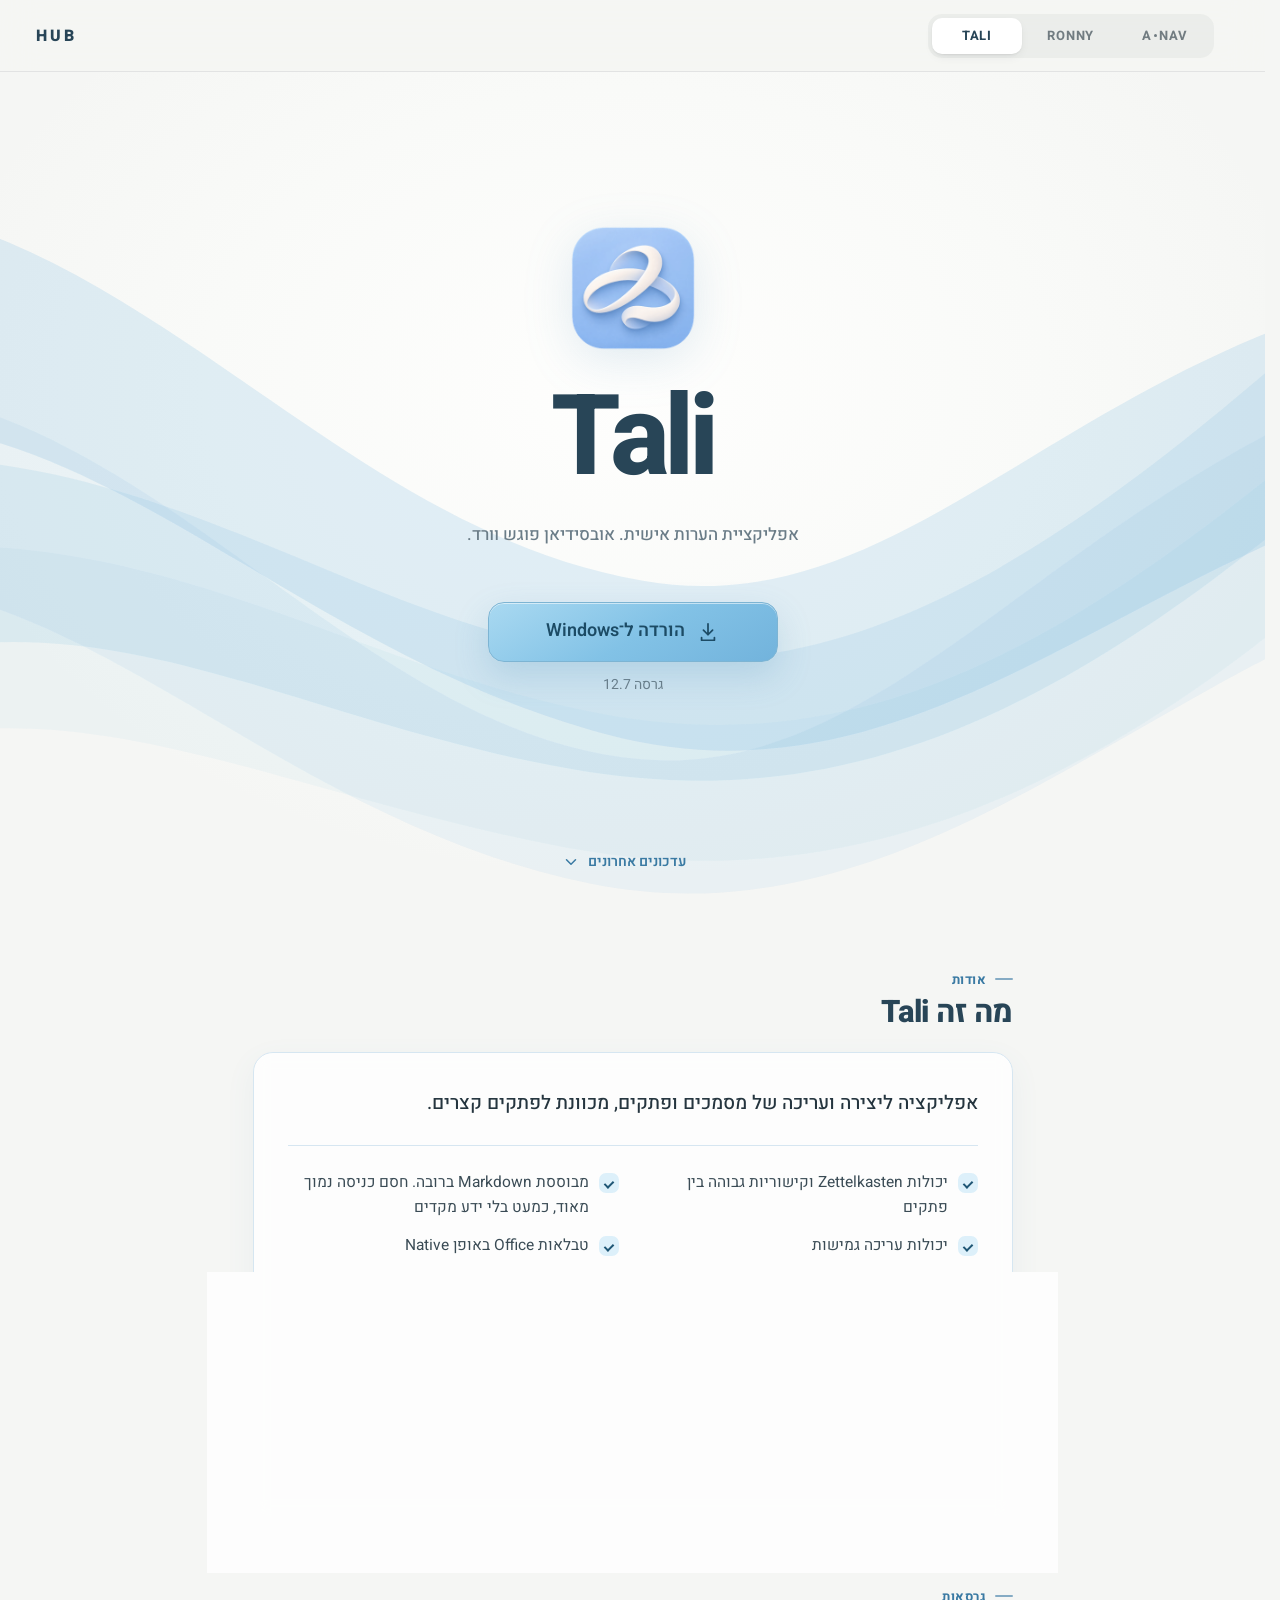
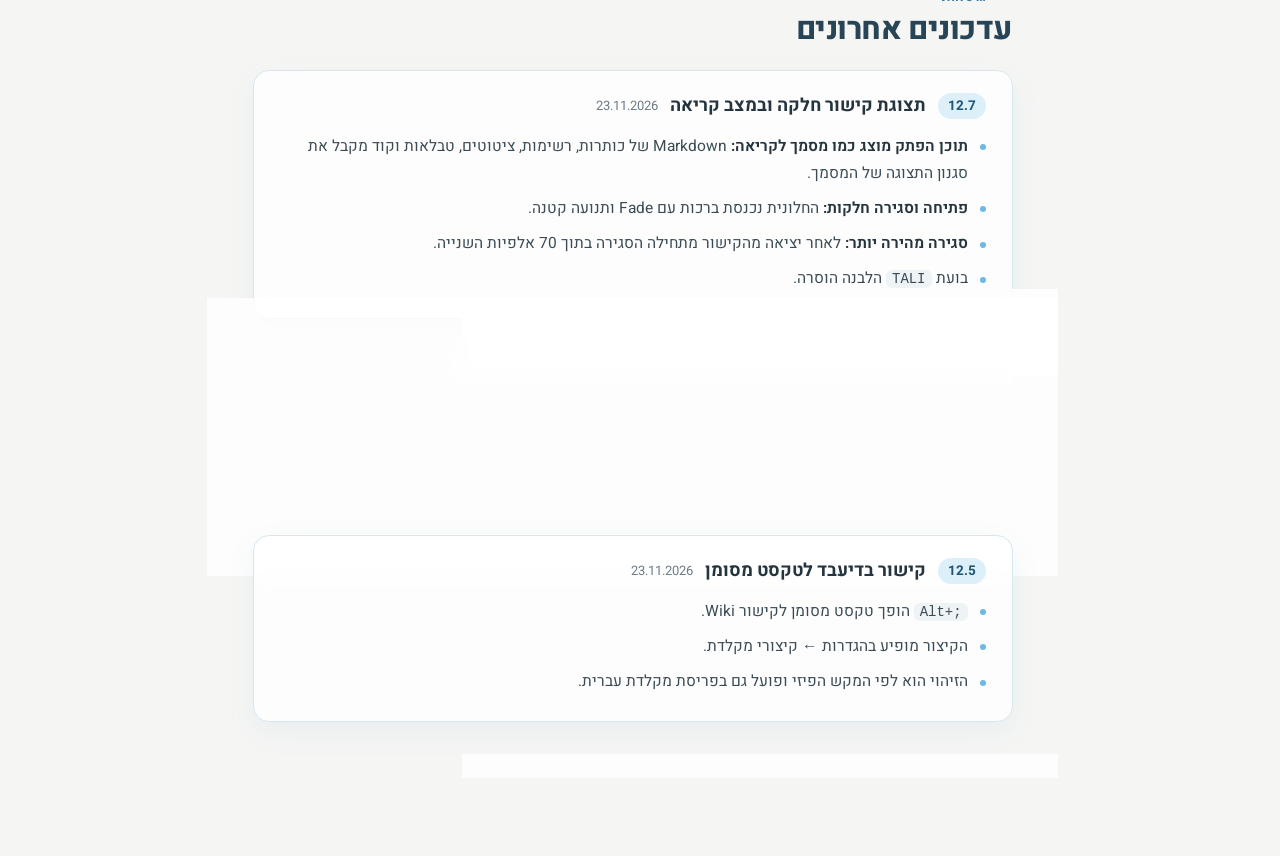
<file: index.html>
<!doctype html>
<html lang="he" dir="rtl">
<head>
  <meta charset="utf-8">
  <meta name="viewport" content="width=device-width,initial-scale=1,viewport-fit=cover">
  <meta name="theme-color" content="#f5f6f4">
  <meta name="description" content="Tali: אפליקציה ליצירה ועריכה של מסמכים ופתקים. הורדה ל־Windows, ובטלפון אפליקציית רשת.">
  <meta property="og:type" content="website">
  <meta property="og:title" content="Tali — HUB">
  <meta property="og:description" content="אפליקציה ליצירה ועריכה של מסמכים ופתקים, מכוונת לפתקים קצרים.">
  <title>Tali — HUB</title>
  <link rel="icon" href="assets/tali-logo.png" type="image/png">
  <link rel="preconnect" href="https://fonts.googleapis.com">
  <link rel="preconnect" href="https://fonts.gstatic.com" crossorigin>
  <link href="https://fonts.googleapis.com/css2?family=Heebo:wght@100..900&amp;display=swap" rel="stylesheet">
  <link rel="stylesheet" href="assets/site.css">
  <script defer src="assets/navigation.js"></script>
  <script defer src="assets/add-home.js"></script>
  <script defer src="assets/interactions.js"></script>
</head>
<body class="product-page tali-page">
  <a class="skip-link" href="#content">דלג לתוכן</a>
  <header class="hub-header">
    <a class="hub-name" href="./">HUB</a>
    <nav class="hub-tabs" aria-label="מעבר בין מוצרים">
      <a class="active" href="./" aria-current="page">TALI</a>
      <a href="ronny/">RONNY</a>
      <a href="a-nav/" aria-label="A.NAV">A<span class="tab-dot" aria-hidden="true"></span>NAV</a>
    </nav>
  </header>
  <div class="brand-background tali-waves" aria-hidden="true"><svg viewBox="0 0 1600 900" preserveAspectRatio="none" focusable="false"><g class="wave wave-a"><path d="M-180 160 C180 180 400 490 760 545 C1090 596 1270 280 1780 230 L1780 430 C1360 480 1110 790 720 700 C350 615 120 355 -180 390 Z"/></g><g class="wave wave-b"><path d="M-190 350 C180 335 415 700 760 725 C1080 748 1275 400 1785 300 L1785 520 C1370 605 1100 920 700 850 C330 785 100 520 -190 550 Z"/></g><g class="wave wave-c"><path d="M-210 430 C150 380 390 570 680 615 C990 662 1240 560 1785 90 L1785 270 C1330 650 1045 790 680 735 C320 680 115 535 -210 650 Z"/></g><g class="wave wave-d"><path d="M-180 520 C170 470 390 620 690 675 C1040 740 1310 600 1780 215 L1780 365 C1345 760 1010 875 650 810 C300 748 95 640 -180 725 Z"/></g></svg></div>

  <main id="content" tabindex="-1">
    <section class="product-hero" aria-labelledby="site-title">
      <div class="product-logo-slot"><img class="product-icon tali-icon" src="assets/tali-logo.png" width="320" height="320" alt=""></div>
      <h1 class="product-name" id="site-title" lang="en" dir="ltr">Tali</h1>
      <p class="product-subtitle">אפליקציית הערות אישית. אובסידיאן פוגש וורד.</p>
      <div class="download-action">
        <a class="download-button for-desktop" href="https://github.com/ofeketz99-sketch/Tali/releases/download/v12.7/Tali-Setup-12.7.0.exe" rel="noopener"><svg viewBox="0 0 24 24" fill="none" stroke="currentColor" stroke-width="1.9" stroke-linecap="round" stroke-linejoin="round" aria-hidden="true"><path d="M12 3v12m-5-5 5 5 5-5M5 18v3h14v-3"/></svg><span>הורדה ל־Windows</span></a>
        <p class="download-meta for-desktop">גרסה <bdi dir="ltr">12.7</bdi></p>
        <a class="download-button for-mobile" href="https://taliwrite.netlify.app/app/" rel="noopener"><svg viewBox="0 0 24 24" fill="none" stroke="currentColor" stroke-width="1.9" stroke-linecap="round" stroke-linejoin="round" aria-hidden="true"><path d="M14 4h6v6M20 4l-9 9M19 14v5a1 1 0 0 1-1 1H5a1 1 0 0 1-1-1V6a1 1 0 0 1 1-1h5"/></svg><span>פתיחת Tali</span></a>
        <button type="button" class="add-home for-mobile" data-add-home="Tali" data-app-url="https://taliwrite.netlify.app/app/"><svg viewBox="0 0 24 24" fill="none" stroke="currentColor" stroke-width="1.9" stroke-linecap="round" stroke-linejoin="round" aria-hidden="true"><rect x="4" y="4" width="16" height="16" rx="4"/><path d="M12 8v8M8 12h8"/></svg><span>הוספה למסך הבית</span></button>
      </div>
      <a class="scroll-cue" href="#notes"><span class="cue-label"><span class="cue-down">עדכונים אחרונים</span><span class="cue-up" aria-hidden="true">חזרה למעלה</span></span><span class="cue-icon" aria-hidden="true"><svg viewBox="0 0 24 24" fill="none" stroke="currentColor" stroke-width="2" stroke-linecap="round" stroke-linejoin="round"><path d="m6 9 6 6 6-6"/></svg></span></a>
    </section>

    <section class="section about" id="about" aria-labelledby="about-title">
      <header class="section-head"><p class="eyebrow">אודות</p><h2 id="about-title">מה זה <bdi>Tali</bdi></h2></header>
      <div class="about-card">
        <p class="about-lead">אפליקציה ליצירה ועריכה של מסמכים ופתקים, מכוונת לפתקים קצרים.</p>
        <ul class="feature-list">
          <li>יכולות Zettelkasten וקישוריות גבוהה בין פתקים</li>
          <li>מבוססת Markdown ברובה. חסם כניסה נמוך מאוד, כמעט בלי ידע מקדים</li>
          <li>יכולות עריכה גמישות</li>
          <li>טבלאות Office באופן Native</li>
          <li>ציורים מלוטשים בסגנון Excalidraw</li>
          <li>שימוש גמיש ומורחב בתמונות, הערות ותיבות טקסט</li>
        </ul>
        <div class="about-includes">
          <h3>כוללת</h3>
          <ul class="chips">
            <li>מסמכים</li>
            <li>טבלאות</li>
            <li>קנבס ציור / מסמך גרפי</li>
            <li>Tiling</li>
            <li>ארכיון</li>
            <li>ציור על גבי מסמך</li>
            <li>YAML Properties</li>
            <li class="chip-more">ועוד</li>
          </ul>
        </div>
      </div>
    </section>

    <section class="section notes" id="notes" aria-labelledby="notes-title">
      <header class="section-head"><p class="eyebrow">גרסאות</p><h2 id="notes-title">עדכונים אחרונים</h2></header>
      <article class="note"><header><span class="ver">12.7</span><h3>תצוגת קישור חלקה ובמצב קריאה</h3><time datetime="2026-11-23">23.11.2026</time></header><ul><li><strong>תוכן הפתק מוצג כמו מסמך לקריאה:</strong> Markdown של כותרות, רשימות, ציטוטים, טבלאות וקוד מקבל את סגנון התצוגה של המסמך.</li><li><strong>פתיחה וסגירה חלקות:</strong> החלונית נכנסת ברכות עם Fade ותנועה קטנה.</li><li><strong>סגירה מהירה יותר:</strong> לאחר יציאה מהקישור מתחילה הסגירה בתוך 70 אלפיות השנייה.</li><li>בועת <code>TALI</code> הלבנה הוסרה.</li></ul></article>
      <article class="note"><header><span class="ver">12.6</span><h3>עיצוב Premium לכל הקישורים בעורך</h3><time datetime="2026-11-23">23.11.2026</time></header><ul><li>קישורי Wiki וקישורי Markdown חולקים עיצוב חדש ואחיד.</li><li>סמל קישור קבוע בתחילת הטקסט.</li><li>ריחוף עדין עם הגדלה, הרמה וצל רך.</li></ul></article>
      <article class="note"><header><span class="ver">12.5</span><h3>קישור בדיעבד לטקסט מסומן</h3><time datetime="2026-11-23">23.11.2026</time></header><ul><li><code>Alt+;</code> הופך טקסט מסומן לקישור Wiki.</li><li>הקיצור מופיע בהגדרות ← קיצורי מקלדת.</li><li>הזיהוי הוא לפי המקש הפיזי ופועל גם בפריסת מקלדת עברית.</li></ul></article>
    </section>
  </main>
</body>
</html>
</file>
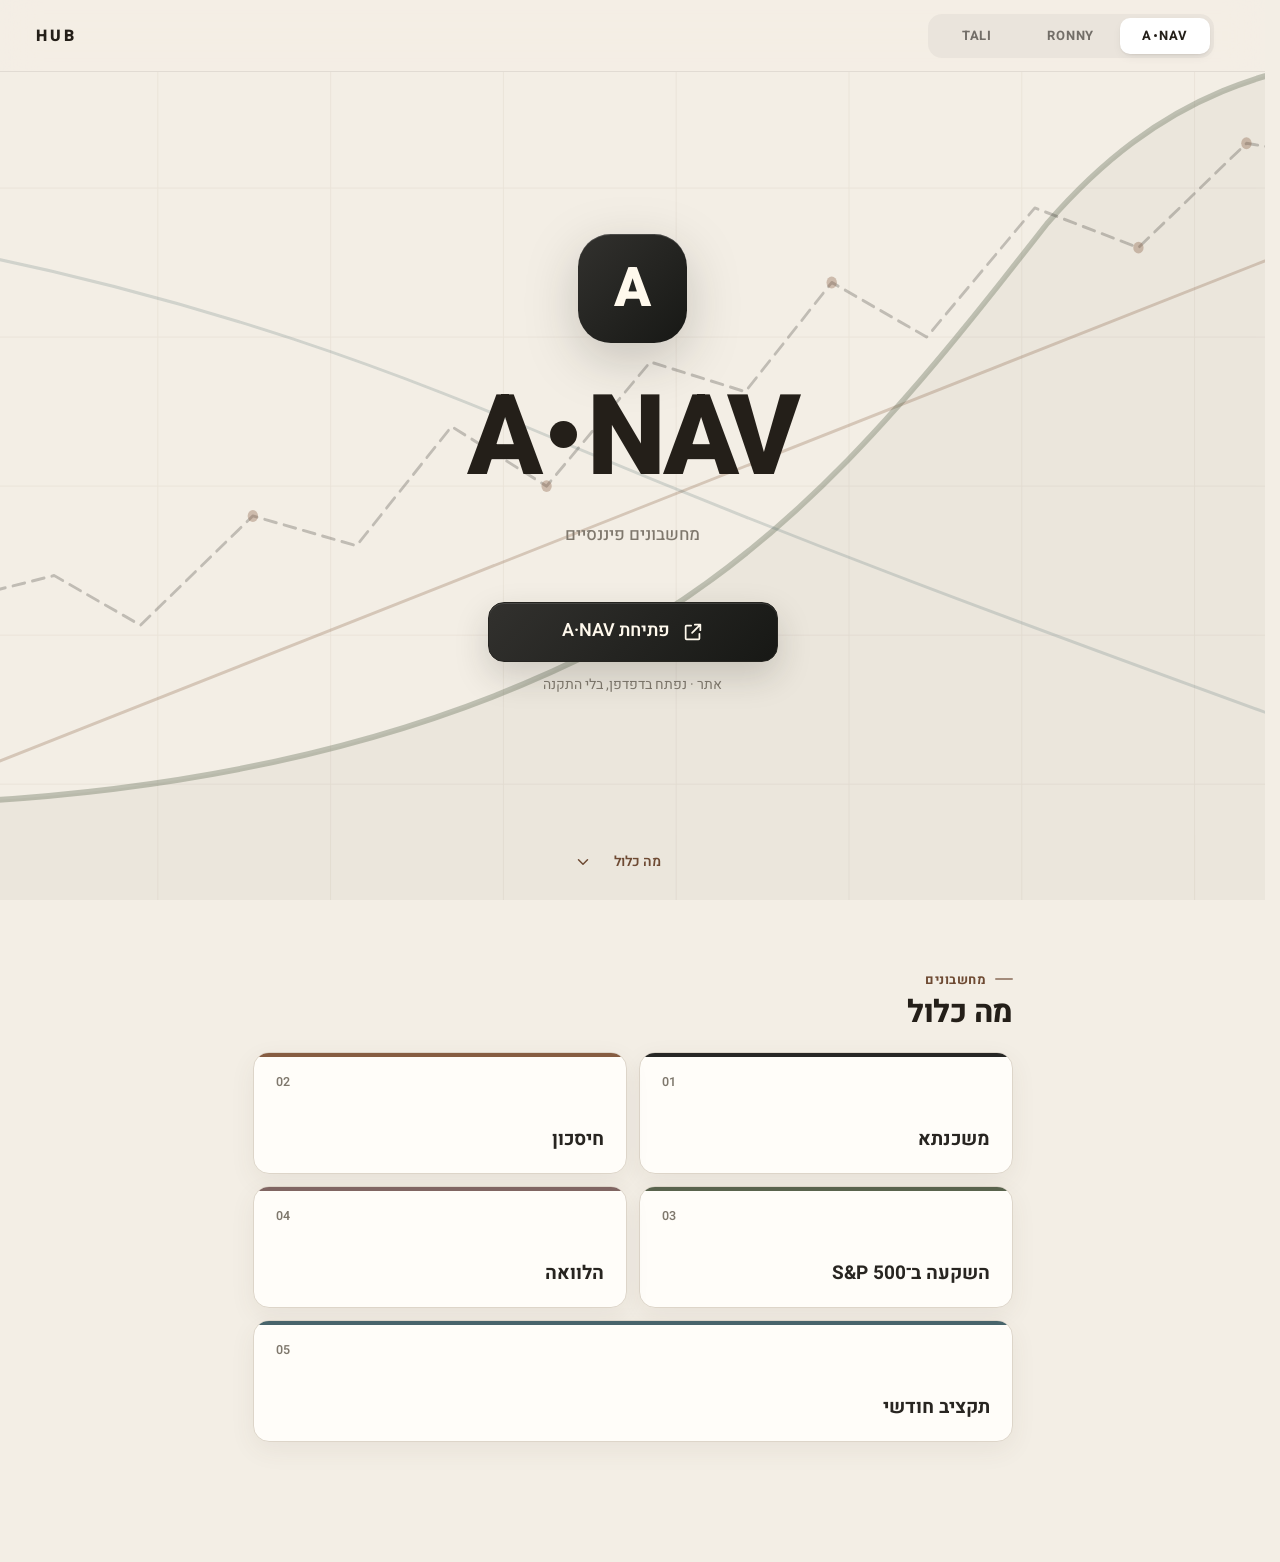
<file: a-nav/index.html>
<!doctype html>
<html lang="he" dir="rtl">
<head>
  <meta charset="utf-8">
  <meta name="viewport" content="width=device-width,initial-scale=1,viewport-fit=cover">
  <meta name="theme-color" content="#f3eee5">
  <meta name="description" content="A·NAV — מחשבונים פיננסיים. אתר, ובטלפון אפליקציה במסך הבית.">
  <meta property="og:type" content="website">
  <meta property="og:title" content="A·NAV — HUB">
  <meta property="og:description" content="מחשבונים פיננסיים.">
  <title>A·NAV — HUB</title>
  <link rel="icon" href="../assets/anav-icon.svg" type="image/svg+xml">
  <link rel="preconnect" href="https://fonts.googleapis.com">
  <link rel="preconnect" href="https://fonts.gstatic.com" crossorigin>
  <link href="https://fonts.googleapis.com/css2?family=Heebo:wght@100..900&amp;display=swap" rel="stylesheet">
  <link rel="stylesheet" href="../assets/site.css">
  <script defer src="../assets/navigation.js"></script>
  <script defer src="../assets/add-home.js"></script>
  <script defer src="../assets/interactions.js"></script>
</head>
<body class="product-page anav-page">
  <a class="skip-link" href="#content">דלג לתוכן</a>
  <header class="hub-header">
    <a class="hub-name" href="../">HUB</a>
    <nav class="hub-tabs" aria-label="מעבר בין מוצרים">
      <a href="../">TALI</a>
      <a href="../ronny/">RONNY</a>
      <a class="active" href="./" aria-current="page" aria-label="A.NAV">A<span class="tab-dot" aria-hidden="true"></span>NAV</a>
    </nav>
  </header>
  <div class="brand-background anav-graphs" aria-hidden="true"><svg viewBox="0 0 1600 900" preserveAspectRatio="none" focusable="false"><g class="chart-grid"><path d="M0 150H1600M0 300H1600M0 450H1600M0 600H1600M0 750H1600"/><path d="M200 0V900M400 0V900M600 0V900M800 0V900M1000 0V900M1200 0V900M1400 0V900"/></g><path class="chart-area" d="M-80 770 C260 760 520 700 720 610 C940 510 1090 340 1230 185 C1360 55 1490 20 1680 10 L1680 900 L-80 900 Z"/><path class="chart chart-linear" d="M-80 760 L1680 155"/><path class="chart chart-exponential" d="M-80 770 C260 760 520 700 720 610 C940 510 1090 340 1230 185 C1360 55 1490 20 1680 10"/><path class="chart chart-market" d="M-80 575 L80 540 L180 590 L310 480 L430 510 L540 390 L650 450 L770 325 L880 355 L980 245 L1090 300 L1215 170 L1335 210 L1460 105 L1680 135"/><path class="chart chart-decline" d="M-80 205 C260 260 490 340 680 410 C900 490 1120 565 1680 740"/><g class="chart-points"><circle cx="310" cy="480" r="6"/><circle cx="650" cy="450" r="6"/><circle cx="980" cy="245" r="6"/><circle cx="1335" cy="210" r="6"/><circle cx="1460" cy="105" r="6"/></g></svg></div>

  <main id="content" tabindex="-1">
    <section class="product-hero" aria-labelledby="site-title">
      <div class="product-logo-slot"><span class="product-icon anav-icon" aria-hidden="true"><span class="anav-monogram" lang="en">A</span></span></div>
      <h1 class="product-name anav-wordmark" id="site-title" lang="en" dir="ltr" aria-label="A.NAV">A<span class="brand-dot" aria-hidden="true"></span>NAV</h1>
      <p class="product-subtitle">מחשבונים פיננסיים</p>
      <div class="download-action">
        <a class="download-button" href="https://dev--anavfin.netlify.app/" rel="noopener"><svg viewBox="0 0 24 24" fill="none" stroke="currentColor" stroke-width="1.9" stroke-linecap="round" stroke-linejoin="round" aria-hidden="true"><path d="M14 4h6v6M20 4l-9 9M19 14v5a1 1 0 0 1-1 1H5a1 1 0 0 1-1-1V6a1 1 0 0 1 1-1h5"/></svg><span>פתיחת A·NAV</span></a>
        <p class="download-meta for-desktop">אתר · נפתח בדפדפן, בלי התקנה</p>
        <button type="button" class="add-home for-mobile" data-add-home="A·NAV" data-app-url="https://dev--anavfin.netlify.app/"><svg viewBox="0 0 24 24" fill="none" stroke="currentColor" stroke-width="1.9" stroke-linecap="round" stroke-linejoin="round" aria-hidden="true"><rect x="4" y="4" width="16" height="16" rx="4"/><path d="M12 8v8M8 12h8"/></svg><span>הוספה למסך הבית</span></button>
      </div>
      <a class="scroll-cue" href="#notes"><span class="cue-label"><span class="cue-down">מה כלול</span><span class="cue-up" aria-hidden="true">חזרה למעלה</span></span><span class="cue-icon" aria-hidden="true"><svg viewBox="0 0 24 24" fill="none" stroke="currentColor" stroke-width="2" stroke-linecap="round" stroke-linejoin="round"><path d="m6 9 6 6 6-6"/></svg></span></a>
    </section>

    <!-- אודות A·NAV: יתווסף בהמשך. כשיש טקסט, להעתיק את מבנה <section class="section about"> מעמוד RONNY. -->

    <section class="section notes anav-contents" id="notes" aria-labelledby="notes-title">
      <header class="section-head"><p class="eyebrow">מחשבונים</p><h2 id="notes-title">מה כלול</h2></header>
      <div class="calculator-list">
        <article class="calculator-card" data-tone="mortgage"><span>01</span><h3>משכנתא</h3></article>
        <article class="calculator-card" data-tone="savings"><span>02</span><h3>חיסכון</h3></article>
        <article class="calculator-card" data-tone="index"><span>03</span><h3>השקעה ב־S&amp;P 500</h3></article>
        <article class="calculator-card" data-tone="loan"><span>04</span><h3>הלוואה</h3></article>
        <article class="calculator-card" data-tone="budget"><span>05</span><h3>תקציב חודשי</h3></article>
      </div>
    </section>
  </main>
</body>
</html>
</file>
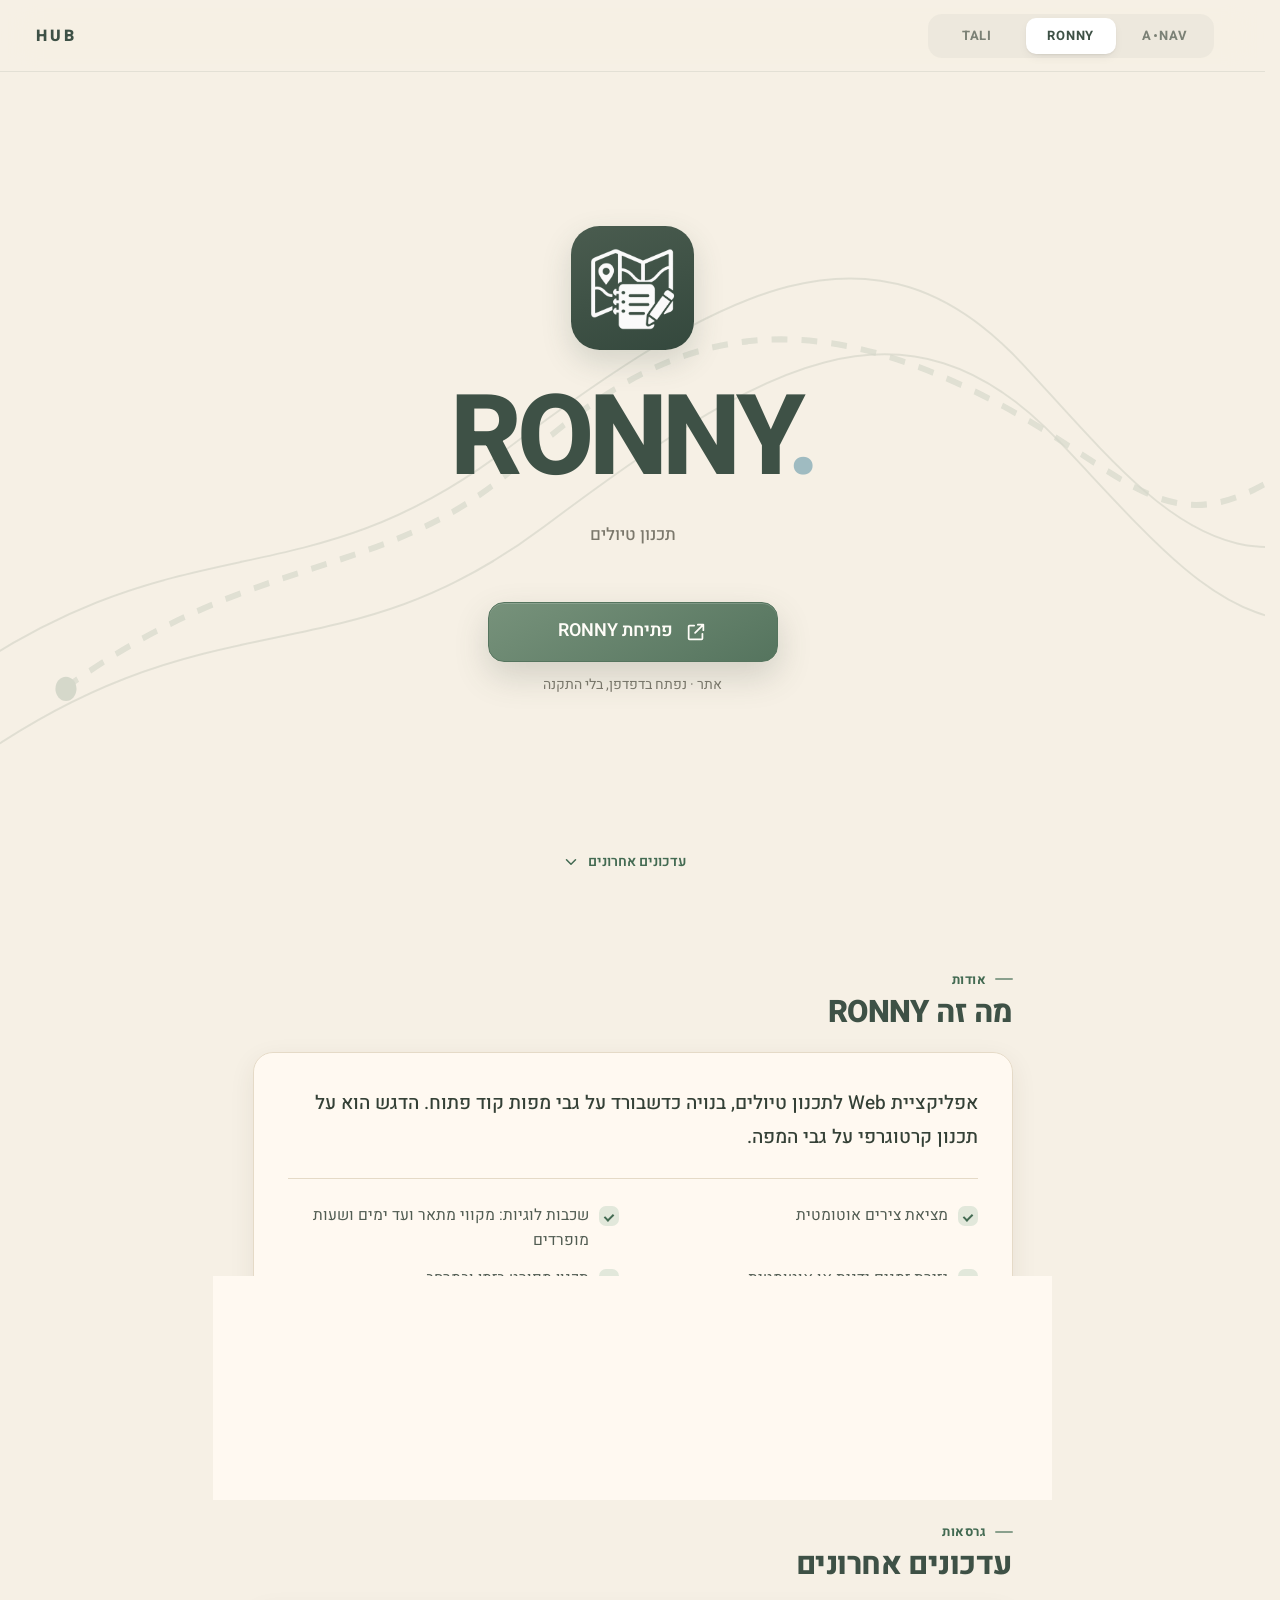
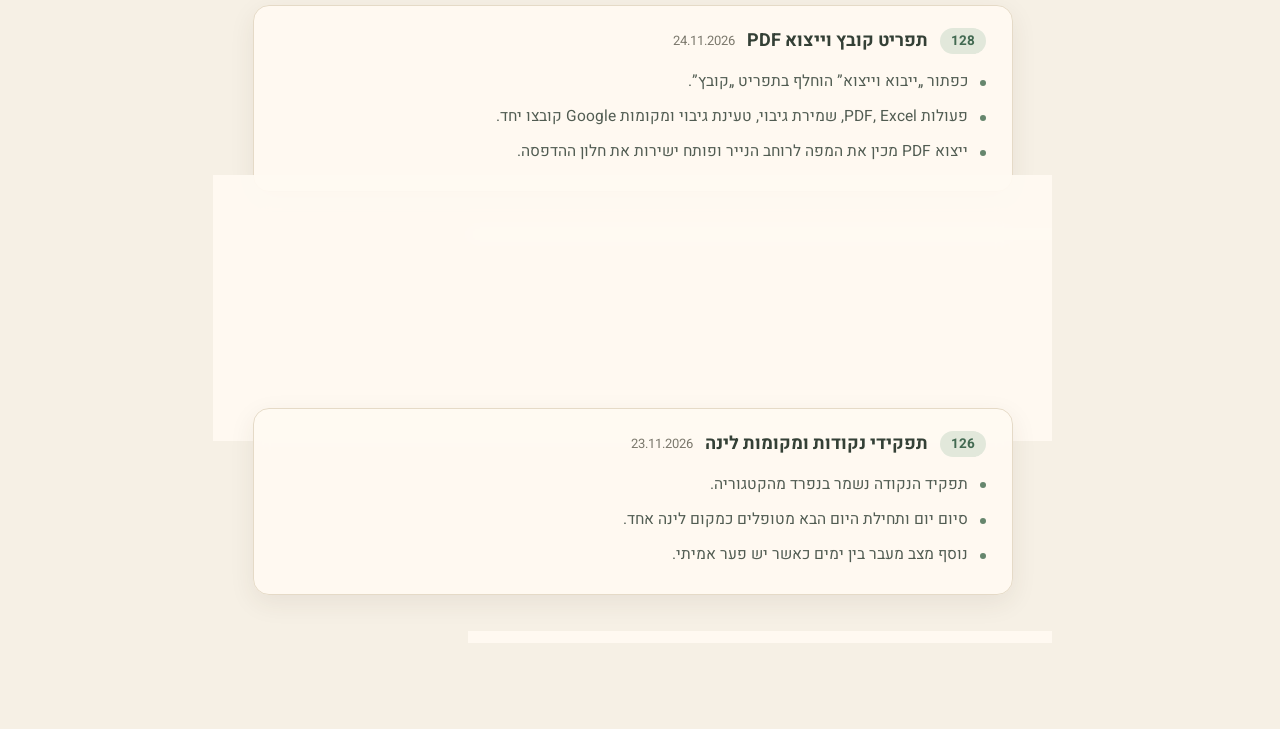
<file: ronny/index.html>
<!doctype html>
<html lang="he" dir="rtl">
<head>
  <meta charset="utf-8">
  <meta name="viewport" content="width=device-width,initial-scale=1,viewport-fit=cover">
  <meta name="theme-color" content="#f6f0e5">
  <meta name="description" content="RONNY — תכנון טיולים על גבי מפה. אתר, ובטלפון אפליקציה במסך הבית.">
  <meta property="og:type" content="website">
  <meta property="og:title" content="RONNY — HUB">
  <meta property="og:description" content="אפליקציית Web לתכנון טיולים על גבי מפות קוד פתוח.">
  <title>RONNY — HUB</title>
  <link rel="icon" href="../assets/ronny-icon.png" type="image/png">
  <link rel="preconnect" href="https://fonts.googleapis.com">
  <link rel="preconnect" href="https://fonts.gstatic.com" crossorigin>
  <link href="https://fonts.googleapis.com/css2?family=Heebo:wght@100..900&amp;display=swap" rel="stylesheet">
  <link rel="stylesheet" href="../assets/site.css">
  <script defer src="../assets/navigation.js"></script>
  <script defer src="../assets/add-home.js"></script>
  <script defer src="../assets/interactions.js"></script>
</head>
<body class="product-page ronny-page">
  <a class="skip-link" href="#content">דלג לתוכן</a>
  <header class="hub-header">
    <a class="hub-name" href="../">HUB</a>
    <nav class="hub-tabs" aria-label="מעבר בין מוצרים">
      <a href="../">TALI</a>
      <a class="active" href="./" aria-current="page">RONNY</a>
      <a href="../a-nav/" aria-label="A.NAV">A<span class="tab-dot" aria-hidden="true"></span>NAV</a>
    </nav>
  </header>
  <div class="brand-background ronny-map" aria-hidden="true"><svg viewBox="0 0 1600 900" preserveAspectRatio="none" focusable="false"><path d="M-80 670 C220 470 345 575 590 415 S1010 170 1180 330 1440 610 1710 390"/><path d="M-50 745 C250 545 390 650 635 490 S1045 245 1220 405 1480 680 1740 465"/><path class="route" d="M90 650 C310 510 460 545 610 425 S900 265 1110 350 1340 540 1530 400"/><circle cx="92" cy="650" r="12"/><circle cx="1530" cy="400" r="12"/></svg></div>

  <main id="content" tabindex="-1">
    <section class="product-hero" aria-labelledby="site-title">
      <div class="product-logo-slot"><span class="product-icon ronny-icon-wrap"><img src="../assets/ronny-icon.png" alt="" width="320" height="320"></span></div>
      <h1 class="product-name" id="site-title" lang="en" dir="ltr">RONNY<span>.</span></h1>
      <p class="product-subtitle">תכנון טיולים</p>
      <div class="download-action">
        <a class="download-button" href="https://dev--ronnytripplanner.netlify.app/" rel="noopener"><svg viewBox="0 0 24 24" fill="none" stroke="currentColor" stroke-width="1.9" stroke-linecap="round" stroke-linejoin="round" aria-hidden="true"><path d="M14 4h6v6M20 4l-9 9M19 14v5a1 1 0 0 1-1 1H5a1 1 0 0 1-1-1V6a1 1 0 0 1 1-1h5"/></svg><span>פתיחת RONNY</span></a>
        <p class="download-meta for-desktop">אתר · נפתח בדפדפן, בלי התקנה</p>
        <button type="button" class="add-home for-mobile" data-add-home="RONNY" data-app-url="https://dev--ronnytripplanner.netlify.app/"><svg viewBox="0 0 24 24" fill="none" stroke="currentColor" stroke-width="1.9" stroke-linecap="round" stroke-linejoin="round" aria-hidden="true"><rect x="4" y="4" width="16" height="16" rx="4"/><path d="M12 8v8M8 12h8"/></svg><span>הוספה למסך הבית</span></button>
      </div>
      <a class="scroll-cue" href="#notes"><span class="cue-label"><span class="cue-down">עדכונים אחרונים</span><span class="cue-up" aria-hidden="true">חזרה למעלה</span></span><span class="cue-icon" aria-hidden="true"><svg viewBox="0 0 24 24" fill="none" stroke="currentColor" stroke-width="2" stroke-linecap="round" stroke-linejoin="round"><path d="m6 9 6 6 6-6"/></svg></span></a>
    </section>

    <section class="section about" id="about" aria-labelledby="about-title">
      <header class="section-head"><p class="eyebrow">אודות</p><h2 id="about-title">מה זה <bdi>RONNY</bdi></h2></header>
      <div class="about-card">
        <p class="about-lead">אפליקציית Web לתכנון טיולים, בנויה כדשבורד על גבי מפות קוד פתוח. הדגש הוא על תכנון קרטוגרפי על גבי המפה.</p>
        <ul class="feature-list">
          <li>מציאת צירים אוטומטית</li>
          <li>שכבות לוגיות: מקווי מתאר ועד ימים ושעות מופרדים</li>
          <li>גזירת זמנים ידנית או אוטומטית</li>
          <li>תכנון מפורט בזמן ובמרחב</li>
          <li>סיווג נקודות</li>
          <li>ייבוא נקודות מרשימות אישיות קיימות ב־Google Maps</li>
          <li>ייצוא לקובצי PDF</li>
          <li>מעבר ישיר בין המפות בממשק ל־Google Maps, להצלבת נתונים ולשימוש ב־Street View</li>
        </ul>
      </div>
    </section>

    <section class="section notes" id="notes" aria-labelledby="notes-title">
      <header class="section-head"><p class="eyebrow">גרסאות</p><h2 id="notes-title">עדכונים אחרונים</h2></header>
      <article class="note"><header><span class="ver">128</span><h3>תפריט קובץ וייצוא PDF</h3><time datetime="2026-11-24">24.11.2026</time></header><ul><li>כפתור „ייבוא וייצוא” הוחלף בתפריט „קובץ”.</li><li>פעולות PDF, Excel, שמירת גיבוי, טעינת גיבוי ומקומות Google קובצו יחד.</li><li>ייצוא PDF מכין את המפה לרוחב הנייר ופותח ישירות את חלון ההדפסה.</li></ul></article>
      <article class="note"><header><span class="ver">127</span><h3>הליכה כבלוק אחד בלוח הזמנים</h3><time datetime="2026-11-23">23.11.2026</time></header><ul><li>הליכה מוצגת כבלוק אחד עם נקודת התחלה, פנייה וסיום.</li><li>זמן החזרה מחושב לפי המסלול בפועל.</li><li>המרחק והזמן מוצגים גם בסיכום היום ובייצוא Excel.</li></ul></article>
      <article class="note"><header><span class="ver">126</span><h3>תפקידי נקודות ומקומות לינה</h3><time datetime="2026-11-23">23.11.2026</time></header><ul><li>תפקיד הנקודה נשמר בנפרד מהקטגוריה.</li><li>סיום יום ותחילת היום הבא מטופלים כמקום לינה אחד.</li><li>נוסף מצב מעבר בין ימים כאשר יש פער אמיתי.</li></ul></article>
    </section>
  </main>
</body>
</html>
</file>
<file: assets/site.css>
/* HUB — shared stylesheet for TALI, RONNY and A·NAV.
   Geometry and motion are shared; each product only sets colour tokens (see "Product themes"). */

/* ───────── Tokens ───────── */
:root{
 --hub-font:"Heebo","Noto Sans Hebrew","Segoe UI",Arial,sans-serif;
 --hub-header-height:72px;
 --hub-logo-size:clamp(84px,16vmin,148px);
 --hub-title-size:clamp(52px,13vmin,112px);
 --hub-hero-gap:clamp(22px,4.4vh,46px);
 --hub-button-width:290px;
 --hub-radius:16px;
 --hub-content:760px;
 --ease-out:cubic-bezier(.22,.8,.24,1);
 --ease-spring:cubic-bezier(.34,1.42,.5,1);
 font-synthesis:none;
 -webkit-text-size-adjust:100%;
 text-size-adjust:100%;
}

/* ───────── Base ───────── */
*,*::before,*::after{box-sizing:border-box}
html{scroll-behavior:smooth;scrollbar-gutter:stable;scroll-padding-top:calc(var(--hub-header-height) + 20px)}
body{margin:0;min-width:300px;overflow-x:hidden}
body.product-page{font-family:var(--hub-font);color:var(--ink);background:var(--paper);-webkit-font-smoothing:antialiased;-moz-osx-font-smoothing:grayscale;text-rendering:optimizeLegibility;isolation:isolate;transition:background-color .35s ease,color .35s ease}
a{color:inherit}
img,svg{display:block}
h1,h2,h3{text-wrap:balance}
p,li{text-wrap:pretty}
::selection{background:color-mix(in srgb,var(--accent) 30%,transparent);color:var(--ink)}
:focus-visible{outline:3px solid var(--focus);outline-offset:3px}

.skip-link{position:fixed;top:10px;inset-inline-start:10px;z-index:100;padding:10px 16px;border-radius:10px;background:var(--ink);color:var(--paper);font:600 14px/1 var(--hub-font);text-decoration:none;transform:translateY(-160%);transition:transform .2s var(--ease-out)}
.skip-link:focus-visible{transform:none}

/* ───────── Header ───────── */
.hub-header{position:fixed;inset:0 0 auto;z-index:50;height:var(--hub-header-height);display:flex;align-items:center;justify-content:space-between;gap:12px;padding:0 clamp(14px,4vw,56px);direction:ltr;color:#39434a;background:color-mix(in srgb,var(--paper) 84%,transparent);-webkit-backdrop-filter:saturate(1.4) blur(18px);backdrop-filter:saturate(1.4) blur(18px);border-bottom:1px solid color-mix(in srgb,var(--ink) 9%,transparent);transition:background-color .35s ease,box-shadow .35s ease,border-color .35s ease}
html.is-scrolled .hub-header{box-shadow:0 10px 30px -18px color-mix(in srgb,var(--ink) 40%,transparent)}
.hub-name{flex:none;font:800 16px/1 var(--hub-font);letter-spacing:.18em;text-decoration:none;color:var(--heading);transition:opacity .2s}
.hub-name:hover{opacity:.7}
.hub-tabs{position:relative;display:grid;grid-template-columns:repeat(3,minmax(0,1fr));gap:4px;max-width:100%;padding:4px;border-radius:14px;background:color-mix(in srgb,var(--ink) 4.5%,transparent)}
.hub-tabs a{position:relative;z-index:1;display:flex;align-items:center;justify-content:center;width:90px;min-width:0;height:36px;padding:0 8px;border-radius:10px;font:700 13px/1 var(--hub-font);letter-spacing:.06em;white-space:nowrap;text-decoration:none;color:color-mix(in srgb,var(--ink) 62%,transparent);transition:color .25s ease,background-color .25s ease}
.hub-tabs a:hover{color:var(--ink)}
.hub-tabs a.active{color:var(--heading);background:#fff;box-shadow:0 1px 2px rgba(0,0,0,.06),0 4px 12px -4px rgba(0,0,0,.12)}
.hub-tabs .tab-dot{display:inline-block;width:.3em;height:.3em;margin:0 .12em;border-radius:50%;background:currentColor;vertical-align:.18em}
/* Sliding indicator (added by assets/interactions.js; without JS the active tab keeps its own background). */
.hub-tabs-indicator{position:absolute;z-index:0;top:4px;left:0;height:36px;width:var(--w,0);border-radius:10px;background:#fff;box-shadow:0 1px 2px rgba(0,0,0,.06),0 4px 12px -4px rgba(0,0,0,.12);transform:translateX(var(--x,0));opacity:0;pointer-events:none}
.hub-tabs.has-indicator .hub-tabs-indicator{opacity:1}
.hub-tabs.has-indicator a.active{background:transparent;box-shadow:none}
.hub-tabs.is-ready .hub-tabs-indicator{transition:transform .5s var(--ease-spring),width .5s var(--ease-spring)}

/* ───────── Product background ───────── */
.brand-background{position:fixed;inset:var(--hub-header-height) 0 0;z-index:-1;overflow:hidden;pointer-events:none;view-transition-name:hub-background}

/* ───────── Hero ───────── */
.product-hero{position:relative;display:flex;flex-direction:column;align-items:center;justify-content:center;min-height:100vh;min-height:100svh;padding:calc(var(--hub-header-height) + 24px) 20px 84px;text-align:center}
.product-logo-slot{display:grid;place-items:center;width:var(--hub-logo-size);height:var(--hub-logo-size);flex:none;view-transition-name:hub-logo}
.product-icon{width:86%;height:86%;display:grid;place-items:center;flex:none}
.product-logo-slot .tali-icon{width:100%;height:100%;object-fit:contain}
.product-icon img,.product-icon svg{width:100%;height:100%;min-width:0;min-height:0;object-fit:contain}
.product-name{width:100%;margin:18px 0 0;padding:0;direction:ltr;font-family:var(--hub-font);font-size:var(--hub-title-size);font-weight:750;letter-spacing:-.045em;line-height:1.1;white-space:nowrap;color:var(--heading);view-transition-name:hub-title}
.product-name span{color:var(--name-dot)}
.product-subtitle{display:grid;place-items:center;width:min(100%,520px);min-height:3.2em;margin:6px 0 0;font:500 17px/1.6 var(--hub-font);color:var(--muted);view-transition-name:hub-subtitle}
.download-action{display:flex;flex-direction:column;align-items:center;gap:12px;width:min(100%,var(--hub-button-width));margin-top:var(--hub-hero-gap);view-transition-name:hub-download}
.download-meta{margin:0;min-height:22px;font:400 14px/22px var(--hub-font);color:var(--muted)}

/* First-load entrance (skipped after in-site navigation, which crossfades instead). */
html:not(.hub-navigated) .product-hero>:not(.scroll-cue){animation:hero-in .9s var(--ease-out) both}
html:not(.hub-navigated) .product-hero>:nth-child(2){animation-delay:.08s}
html:not(.hub-navigated) .product-hero>:nth-child(3){animation-delay:.16s}
html:not(.hub-navigated) .product-hero>:nth-child(4){animation-delay:.26s}
html:not(.hub-navigated) .product-hero .scroll-cue{animation:cue-in .8s .7s var(--ease-out) both}
@keyframes hero-in{from{opacity:0;transform:translateY(16px)}to{opacity:1;transform:none}}
@keyframes cue-in{from{opacity:0}to{opacity:1}}

/* ───────── Buttons ───────── */
.download-button{position:relative;overflow:hidden;isolation:isolate;display:inline-flex;align-items:center;justify-content:center;gap:12px;width:100%;min-height:60px;padding:0 22px;border:1px solid var(--button-border);border-radius:var(--hub-radius);background:var(--button-bg);box-shadow:var(--button-shadow);color:var(--button-ink);font:600 18px/1.35 var(--hub-font);text-decoration:none;cursor:pointer;-webkit-tap-highlight-color:transparent;transition:transform .35s var(--ease-spring),box-shadow .35s ease,filter .25s ease}
/* Light sweep: physical left/translateX so it crosses the button in RTL too. */
.download-button::before{content:"";position:absolute;z-index:-1;top:-20%;bottom:-20%;left:-45%;width:38%;background:linear-gradient(90deg,transparent,rgba(255,255,255,.42),transparent);transform:translateX(0) skewX(-18deg);transition:transform .85s var(--ease-out)}
.download-button svg{width:22px;height:22px;flex:none;transition:transform .35s var(--ease-spring)}
.download-button:hover{transform:translateY(-3px);box-shadow:var(--button-shadow-hover)}
.download-button:hover::before{transform:translateX(420%) skewX(-18deg)}
.download-button:hover svg{transform:translateY(2px)}
.download-button[href^="http"]:not([href$=".exe"]):hover svg{transform:translate(2px,-2px)}
.download-button:active{transform:translateY(0) scale(.975);transition-duration:.12s}

/* ───────── Scroll cue: down to the section, then back to the top ───────── */
.scroll-cue{position:fixed;z-index:40;inset-inline:0;bottom:max(18px,env(safe-area-inset-bottom));width:fit-content;margin-inline:auto;display:inline-flex;align-items:center;gap:8px;height:40px;padding:0 16px 0 14px;border:1px solid transparent;border-radius:999px;color:var(--accent-strong);font:600 14px/1 var(--hub-font);text-decoration:none;background:transparent;-webkit-tap-highlight-color:transparent;view-transition-name:hub-cue;transition:background-color .35s ease,border-color .35s ease,box-shadow .35s ease,color .25s ease}
.scroll-cue:hover{background:color-mix(in srgb,var(--accent) 12%,transparent)}
html.is-past-hero .scroll-cue{background:color-mix(in srgb,var(--paper) 86%,transparent);border-color:var(--edge);box-shadow:0 10px 28px -10px color-mix(in srgb,var(--ink) 30%,transparent);-webkit-backdrop-filter:blur(14px);backdrop-filter:blur(14px)}
.cue-label{display:grid}
.cue-label>span{grid-area:1/1;text-align:center;transition:opacity .3s ease,transform .4s var(--ease-out)}
.cue-label .cue-up{opacity:0;transform:translateY(8px)}
html.is-past-hero .cue-label .cue-down{opacity:0;transform:translateY(-8px)}
html.is-past-hero .cue-label .cue-up{opacity:1;transform:none}
.cue-icon{display:grid;place-items:center;width:18px;height:18px;transition:transform .45s var(--ease-spring)}
.cue-icon svg{width:18px;height:18px;animation:nudge 2.4s ease-in-out infinite}
html.is-past-hero .cue-icon{transform:rotate(180deg)}
html.is-past-hero .cue-icon svg{animation:none}
@keyframes nudge{50%{transform:translateY(4px)}}

/* ───────── Content sections ───────── */
.section{width:min(100% - 40px,var(--hub-content));margin:0 auto;padding-top:clamp(40px,7vh,72px)}
.section:last-child{padding-bottom:120px}
.section-head{margin:0 0 20px}
.eyebrow{display:inline-flex;align-items:center;gap:8px;margin:0 0 8px;font:700 13px/1 var(--hub-font);letter-spacing:.04em;color:var(--accent-strong)}
.eyebrow::before{content:"";width:18px;height:2px;border-radius:2px;background:currentColor;opacity:.6}
.section h2{margin:0;font:750 clamp(25px,3.4vw,31px)/1.25 var(--hub-font);letter-spacing:-.018em;color:var(--heading)}
.section h2 bdi{font-weight:800}

/* About */
.about-card{padding:clamp(22px,3.6vw,34px);background:var(--card);border:1px solid var(--edge);border-radius:calc(var(--hub-radius) + 4px);box-shadow:var(--card-shadow);-webkit-backdrop-filter:blur(8px);backdrop-filter:blur(8px)}
.about-lead{margin:0;font-size:clamp(17px,2vw,19px);font-weight:500;line-height:1.75;color:var(--ink)}
.feature-list{display:grid;grid-template-columns:repeat(2,minmax(0,1fr));gap:12px 28px;margin:24px 0 0;padding:24px 0 0;border-top:1px solid var(--edge);list-style:none}
.feature-list li{position:relative;padding-inline-start:30px;font-size:15.5px;line-height:1.65;color:var(--body-ink)}
.feature-list li::before{content:"";position:absolute;inset-inline-start:0;top:.2em;width:20px;height:20px;border-radius:7px;background:var(--chip-bg)}
.feature-list li::after{content:"";position:absolute;inset-inline-start:7px;top:calc(.2em + 6px);width:6px;height:9px;border:solid var(--chip-ink);border-width:0 2px 2px 0;transform:rotate(45deg)}
.feature-list li strong{color:var(--ink);font-weight:650}
.about-includes{display:flex;align-items:baseline;flex-wrap:wrap;gap:10px 14px;margin-top:24px;padding-top:22px;border-top:1px solid var(--edge)}
.about-includes h3{margin:0;flex:none;font:700 14px/32px var(--hub-font);color:var(--muted)}
.chips{display:flex;flex-wrap:wrap;gap:8px;margin:0;padding:0;list-style:none}
.chips li{display:inline-flex;align-items:center;height:32px;padding:0 13px;border-radius:999px;border:1px solid color-mix(in srgb,var(--chip-ink) 16%,transparent);background:color-mix(in srgb,var(--chip-bg) 70%,transparent);color:var(--chip-ink);font-size:14px;font-weight:600;white-space:nowrap;transition:background-color .2s ease,transform .25s var(--ease-spring)}
.chips li:hover{background:var(--chip-bg);transform:translateY(-1px)}
.chips li.chip-more{border-color:transparent;background:none;color:var(--muted);font-weight:500;padding-inline:4px}
.chips li.chip-more:hover{transform:none}
main:focus{outline:none}
.en{direction:ltr;unicode-bidi:isolate}

/* Release notes */
.note{margin:0 0 14px;padding:22px 26px 18px;background:var(--card);border:1px solid var(--edge);border-radius:var(--hub-radius);box-shadow:var(--card-shadow);-webkit-backdrop-filter:blur(8px);backdrop-filter:blur(8px);transition:border-color .25s ease,box-shadow .3s ease}
.note:hover{border-color:color-mix(in srgb,var(--accent) 38%,var(--edge));box-shadow:var(--card-shadow),0 14px 34px -18px color-mix(in srgb,var(--accent) 55%,transparent)}
.note header{display:flex;align-items:center;gap:12px;flex-wrap:wrap}
.note .ver{display:inline-grid;place-items:center;min-width:46px;height:26px;padding:0 10px;border-radius:999px;background:var(--chip-bg);color:var(--chip-ink);font-size:13.5px;font-weight:700;font-variant-numeric:tabular-nums;direction:ltr}
.note h3{margin:0;font-size:18px;font-weight:700;line-height:1.45;color:var(--ink)}
.note time{margin-inline-start:auto;color:var(--muted);font-size:13px;font-variant-numeric:tabular-nums;direction:ltr}
.note ul{margin:14px 0 0;padding:0;list-style:none}
.note li{position:relative;margin:0 0 8px;padding-inline-start:18px;font-size:15.5px;line-height:1.75;color:var(--body-ink)}
.note li::before{content:"";position:absolute;inset-inline-start:0;top:.74em;width:6px;height:6px;border-radius:50%;background:var(--accent)}
.note li strong{color:var(--ink);font-weight:650}
.note code{padding:1px 6px;border-radius:6px;background:var(--code-bg);font-size:.9em;direction:ltr;unicode-bidi:isolate}

/* A·NAV calculators */
.calculator-list{display:grid;grid-template-columns:repeat(2,1fr);gap:12px}
.calculator-card{position:relative;overflow:hidden;min-height:122px;padding:20px 22px;display:flex;flex-direction:column;justify-content:space-between;border:1px solid var(--edge);border-radius:var(--hub-radius);background:#fffdf9;box-shadow:var(--card-shadow);transition:border-color .25s ease,box-shadow .3s ease}
.calculator-card::before{content:"";position:absolute;inset:0 0 auto;height:4px;background:var(--tone)}
.calculator-card:hover{border-color:color-mix(in srgb,var(--tone) 40%,var(--edge));box-shadow:var(--card-shadow),0 14px 30px -18px color-mix(in srgb,var(--tone) 70%,transparent)}
.calculator-card span{font-size:12.5px;font-weight:600;color:var(--muted);font-variant-numeric:tabular-nums;direction:ltr}
.calculator-card h3{margin:20px 0 0;font-size:19px;font-weight:700}
.calculator-card[data-tone=mortgage]{--tone:#272725}
.calculator-card[data-tone=savings]{--tone:#865d42}
.calculator-card[data-tone=index]{--tone:#59634d}
.calculator-card[data-tone=loan]{--tone:#806562}
.calculator-card[data-tone=budget]{--tone:#48646b}
.calculator-card:last-child{grid-column:1/-1}

/* Scroll reveal (only when JS runs and motion is allowed; content is visible otherwise). */
html.js-motion .reveal{opacity:0;transform:translateY(18px);transition:opacity .7s var(--ease-out) var(--d,0s),transform .8s var(--ease-out) var(--d,0s),border-color .25s ease,box-shadow .3s ease}
html.js-motion .reveal.is-in{opacity:1;transform:none}

/* ───────── Product themes ───────── */
.tali-page{--paper:#f5f6f4;--ink:#25353f;--muted:#6a7c87;--accent:#6cb8e6;--accent-strong:#3a7aa3;--edge:#d6e6f1;--card:rgba(255,255,255,.8);--heading:#284557;--body-ink:#3a4b55;--chip-bg:#ddf0fa;--chip-ink:#1f5675;--code-bg:#eef3f6;--focus:rgba(66,126,164,.45);--name-dot:#6cb8e6;--button-border:#7db4d3;--button-bg:linear-gradient(150deg,#a9d9f1 0%,#82c2e6 53%,#72b3dc 100%);--button-ink:#1c4b65;--button-shadow:0 14px 34px rgba(79,146,187,.22),inset 0 1px rgba(255,255,255,.55);--button-shadow-hover:0 22px 44px rgba(79,146,187,.3),inset 0 1px rgba(255,255,255,.55);--card-shadow:0 10px 30px rgba(79,130,165,.07)}
.tali-icon{filter:drop-shadow(0 12px 24px rgba(72,139,183,.16))}
.tali-waves{background:radial-gradient(ellipse 55% 60% at 50% 38%,#fefefd 0%,#f9faf8 60%,transparent 100%),#f5f6f4}
.tali-waves svg{position:absolute;inset:-4%;width:108%;height:108%;opacity:.92;filter:saturate(.86);animation:waves-drift 28s ease-in-out infinite alternate}
.tali-waves .wave{transform-box:fill-box;transform-origin:center;fill:var(--accent)}
.tali-waves .wave-a{opacity:.22;animation:wave-a 14s ease-in-out infinite alternate}
.tali-waves .wave-b{opacity:.11;animation:wave-b 18s ease-in-out infinite alternate}
.tali-waves .wave-c{opacity:.16;animation:wave-c 22s ease-in-out infinite alternate}
.tali-waves .wave-d{opacity:.08;animation:wave-d 26s ease-in-out infinite alternate}
@keyframes wave-a{to{transform:translate3d(6%,-3.5%,0) scale(1.055)}}
@keyframes wave-b{to{transform:translate3d(-5.2%,3.2%,0) scale(1.045)}}
@keyframes wave-c{to{transform:translate3d(4.5%,4%,0) scale(1.052)}}
@keyframes wave-d{to{transform:translate3d(-4%,-2.8%,0) scale(1.04)}}
@keyframes waves-drift{from{transform:translate3d(-.8%,-.5%,0) scale(1.01)}to{transform:translate3d(1.2%,.8%,0) scale(1.035)}}

.ronny-page{--paper:#f6f0e5;--ink:#344036;--muted:#7b786c;--accent:#66866d;--accent-strong:#436a52;--edge:#e5dac7;--card:rgba(255,250,242,.92);--heading:#3e5146;--body-ink:#515c52;--chip-bg:#e2e8db;--chip-ink:#436a52;--code-bg:#eee8da;--focus:rgba(71,112,90,.4);--name-dot:#9fbbc1;--button-border:#55745e;--button-bg:linear-gradient(150deg,#77927b,#55745e);--button-ink:#fffdf8;--button-shadow:0 14px 34px rgba(68,81,70,.2),inset 0 1px rgba(255,255,255,.18);--button-shadow-hover:0 22px 44px rgba(68,81,70,.28),inset 0 1px rgba(255,255,255,.2);--card-shadow:0 8px 26px rgba(68,56,36,.08)}
.ronny-icon-wrap{padding:6px;border-radius:23%;background:linear-gradient(160deg,#4a5c4f,#34483d);box-shadow:0 12px 30px rgba(62,81,70,.18)}
.ronny-icon-wrap img{border-radius:19%}
.ronny-map{background:#f6f0e5}
.ronny-map svg{position:absolute;width:110%;height:110%;inset:-5%;fill:none;stroke:#809181;stroke-width:2;opacity:.18}
.ronny-map .route{stroke:#476e56;stroke-width:6;stroke-dasharray:18 16;opacity:.7;animation:route-flow 30s linear infinite}
.ronny-map circle{fill:#476e56;stroke:none}
@keyframes route-flow{to{stroke-dashoffset:-680}}

.anav-page{--paper:#f3eee5;--ink:#282521;--muted:#7f786d;--accent:#865d42;--accent-strong:#6e4a33;--edge:#ddd5c9;--card:rgba(255,253,249,.92);--heading:#241f19;--body-ink:#4f4a42;--chip-bg:#efe0d2;--chip-ink:#865d42;--code-bg:#eae4db;--focus:rgba(134,93,66,.35);--name-dot:#241f19;--button-border:#252420;--button-bg:linear-gradient(135deg,#32312e,#171815);--button-ink:#fff9ed;--button-shadow:0 14px 34px rgba(40,37,33,.18),inset 0 1px rgba(255,255,255,.12);--button-shadow-hover:0 22px 44px rgba(40,37,33,.26),inset 0 1px rgba(255,255,255,.14);--card-shadow:0 8px 26px rgba(91,75,53,.07)}
/* A·NAV identity, matched to the app: dark rounded monogram + "A·NAV" wordmark with a round raised dot. */
.anav-icon{width:76%;height:76%;filter:drop-shadow(0 16px 26px rgba(21,18,15,.2))}
.anav-monogram{display:grid;place-items:center;width:100%;height:100%;border-radius:30%;background:linear-gradient(135deg,#32312e,#171815);box-shadow:inset 0 1px rgba(255,255,255,.15);color:#fff9ed;font:800 calc(var(--hub-logo-size) * .38)/1 var(--hub-font);letter-spacing:0;padding-top:.04em}
.anav-wordmark{font-weight:800;letter-spacing:-.03em;color:#241f19}
.brand-dot{display:inline-block;width:.24em;height:.24em;margin:0 .09em;border-radius:50%;background:currentColor;vertical-align:.24em}
.product-name .brand-dot{color:#241f19}
.anav-graphs{background:#f3eee5}
.anav-graphs svg{position:absolute;inset:-4%;width:108%;height:108%;overflow:visible;animation:graph-drift 24s ease-in-out infinite alternate}
.anav-graphs .chart-grid{fill:none;stroke:#d0c4b4;stroke-width:1;opacity:.26}
.anav-graphs .chart{fill:none;stroke-linecap:round;stroke-linejoin:round}
.anav-graphs .chart-linear{stroke:#865d42;stroke-width:3;opacity:.28}
.anav-graphs .chart-exponential{stroke:#59634d;stroke-width:6;opacity:.34}
.anav-graphs .chart-market{stroke:#282521;stroke-width:3;opacity:.25;stroke-dasharray:14 9;animation:market-flow 18s linear infinite}
.anav-graphs .chart-decline{stroke:#48646b;stroke-width:3;opacity:.2}
.anav-graphs .chart-area{fill:#59634d;opacity:.055}
.anav-graphs .chart-points{fill:#865d42;opacity:.35}
@keyframes graph-drift{from{transform:translate3d(-1.2%,.8%,0) scale(1.015)}to{transform:translate3d(1.3%,-1%,0) scale(1.035)}}
@keyframes market-flow{to{stroke-dashoffset:-230}}

/* ───────── Desktop vs phone ─────────
   Desktop: TALI is a Windows download, RONNY and A·NAV are links to their sites.
   Phone (narrow screen or touch-only): all three open as web apps, with "add to home screen". */
.for-mobile{display:none!important}
.add-home{display:inline-flex;align-items:center;justify-content:center;gap:10px;width:100%;min-height:52px;padding:0 18px;border:1px solid color-mix(in srgb,var(--button-border) 55%,transparent);border-radius:var(--hub-radius);background:color-mix(in srgb,var(--card) 80%,transparent);color:var(--accent-strong);font:600 16px/1.3 var(--hub-font);cursor:pointer;-webkit-tap-highlight-color:transparent;-webkit-backdrop-filter:blur(6px);backdrop-filter:blur(6px);transition:transform .2s var(--ease-spring),background-color .2s ease}
.add-home svg{width:20px;height:20px;flex:none}
.add-home:hover{background:var(--card)}
.add-home:active{transform:scale(.98)}
@media (max-width:760px),(hover:none) and (pointer:coarse){
 .for-desktop{display:none!important}
 .download-button.for-mobile,.add-home.for-mobile{display:inline-flex!important}
}
.add-home-sheet{position:fixed;inset:auto 0 0;width:100%;max-width:520px;max-height:none;margin:0 auto;padding:0;border:0;border-radius:24px 24px 0 0;background:var(--paper);color:var(--ink);font-family:var(--hub-font);direction:rtl;box-shadow:0 -18px 50px rgba(20,24,28,.22)}
.add-home-sheet[open]{animation:sheet-in .32s var(--ease-out)}
.add-home-sheet::backdrop{background:rgba(20,24,28,.38);-webkit-backdrop-filter:blur(2px);backdrop-filter:blur(2px)}
.add-home-body{display:flex;flex-direction:column;gap:14px;padding:26px 22px calc(18px + env(safe-area-inset-bottom))}
.add-home-body::before{content:"";align-self:center;width:40px;height:4px;margin:-12px 0 4px;border-radius:4px;background:color-mix(in srgb,var(--ink) 18%,transparent)}
.add-home-sheet h2{margin:0;font-size:21px;font-weight:700;color:var(--heading)}
.add-home-lead{margin:-6px 0 0;color:var(--muted);font-size:15px;line-height:1.55}
.add-home-sheet ol{margin:0;padding:0;list-style:none;counter-reset:step;display:flex;flex-direction:column;gap:10px}
.add-home-sheet li{counter-increment:step;display:flex;align-items:center;gap:12px;color:var(--body-ink);font-size:15.5px;line-height:1.5}
.add-home-sheet li::before{content:counter(step);flex:none;display:grid;place-items:center;width:28px;height:28px;border-radius:50%;background:var(--chip-bg);color:var(--chip-ink);font-size:14px;font-weight:700}
.add-home-key{display:inline-grid;place-items:center;width:26px;height:26px;margin:0 2px;vertical-align:middle;border:1px solid var(--edge);border-radius:7px;background:var(--card);color:var(--accent-strong)}
.add-home-key svg{width:16px;height:16px}
.add-home-sheet .download-button{min-height:56px;margin-top:4px}
.add-home-close{min-height:44px;border:0;border-radius:12px;background:none;color:var(--muted);font:500 15px var(--hub-font);cursor:pointer}
.add-home-close:hover{background:color-mix(in srgb,var(--ink) 5%,transparent)}
@keyframes sheet-in{from{transform:translateY(40px);opacity:0}to{transform:none;opacity:1}}

/* ───────── Responsive ───────── */
@media(max-width:620px){
 :root{--hub-header-height:64px;--hub-title-size:clamp(48px,14vw,86px);--hub-logo-size:clamp(82px,26vw,124px)}
 .hub-header{padding-inline:12px}
 .hub-name{font-size:15px;letter-spacing:.14em}
 .hub-tabs{padding:3px;gap:2px;border-radius:12px}
 .hub-tabs a{width:clamp(62px,20vw,82px);height:34px;font-size:12px;letter-spacing:.04em}
 .hub-tabs-indicator{top:3px;height:34px}
 .product-subtitle{font-size:16px}
 .section{width:min(100% - 32px,var(--hub-content))}
 .feature-list{grid-template-columns:1fr;gap:12px}
 .about-includes{flex-direction:column;align-items:flex-start;gap:10px}
 .about-includes h3{line-height:1.2}
 .note{padding:18px 18px 14px}
 .note time{margin-inline-start:0;width:100%}
 .calculator-list{grid-template-columns:1fr}
 .calculator-card:last-child{grid-column:auto}
}
@media(max-height:540px) and (orientation:landscape){
 :root{--hub-logo-size:80px;--hub-title-size:52px;--hub-hero-gap:18px}
 .product-hero{padding-top:calc(var(--hub-header-height) + 16px);padding-bottom:64px}
 .product-name{margin-top:10px}
}

/* ───────── In-site navigation: crossfade product visuals, keep the shell still ───────── */
::view-transition-old(root){animation:none;opacity:0}
::view-transition-new(root){animation:none}
::view-transition-group(*){animation-duration:240ms;animation-timing-function:ease}
::view-transition-old(hub-background),::view-transition-old(hub-logo),::view-transition-old(hub-title),::view-transition-old(hub-subtitle),::view-transition-old(hub-download),::view-transition-old(hub-cue){animation:hub-fade-out 200ms ease both}
::view-transition-new(hub-background),::view-transition-new(hub-logo),::view-transition-new(hub-title),::view-transition-new(hub-subtitle),::view-transition-new(hub-download),::view-transition-new(hub-cue){animation:hub-fade-in 260ms ease both}
::view-transition-new(hub-logo){animation:hub-logo-in 420ms var(--ease-spring) both}
@keyframes hub-fade-in{from{opacity:0}to{opacity:1}}
@keyframes hub-fade-out{from{opacity:1}to{opacity:0}}
@keyframes hub-logo-in{from{opacity:0;transform:scale(.9)}to{opacity:1;transform:none}}

@media(prefers-reduced-motion:reduce){
 html{scroll-behavior:auto}
 *,*::before,*::after{animation:none!important;transition:none!important}
 ::view-transition-group(*),::view-transition-old(*),::view-transition-new(*){animation:none!important}
}
</file>
